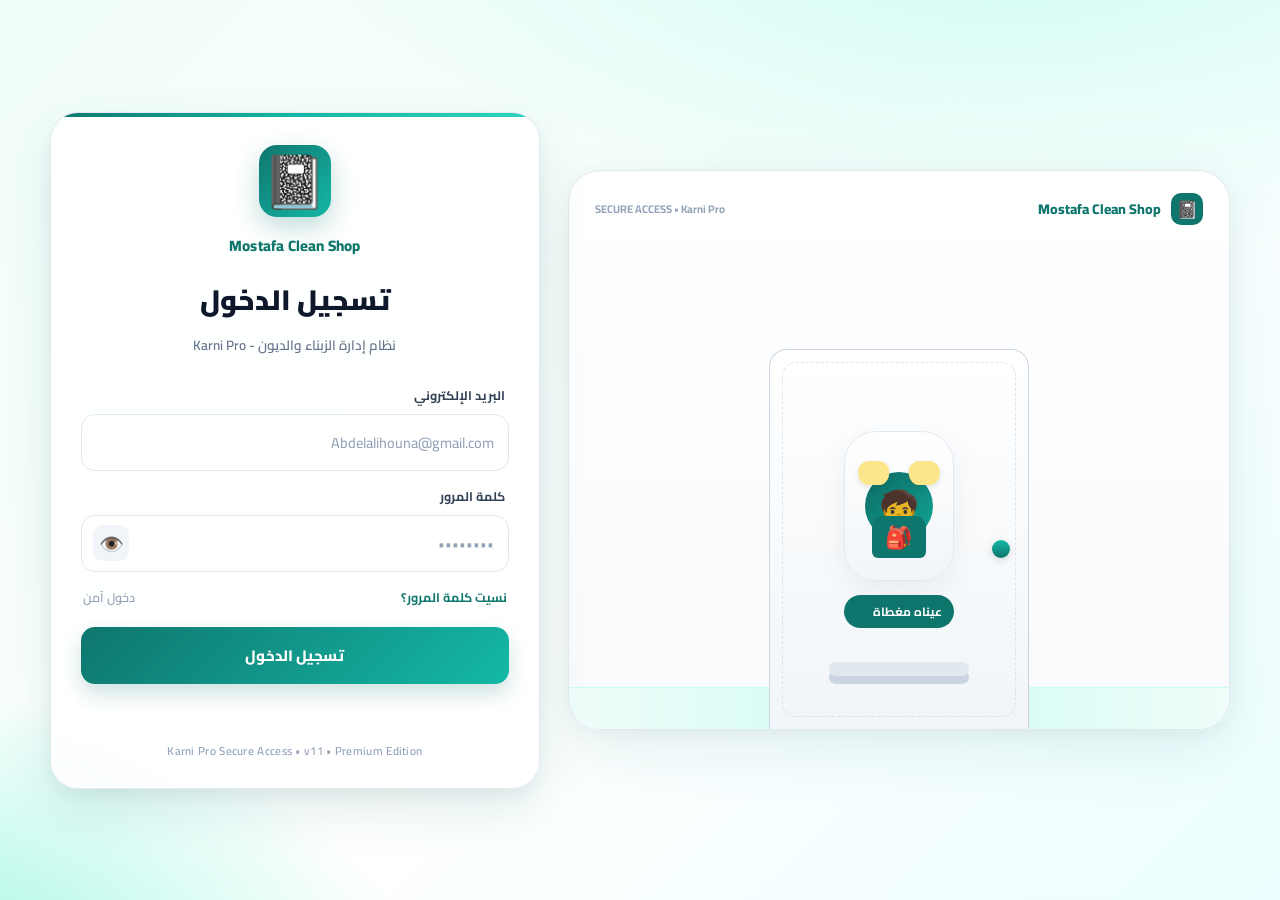
<file: login.html>
<!DOCTYPE html>
<html lang="ar" dir="rtl">
<head>
<meta charset="UTF-8">
<meta name="viewport" content="width=device-width, initial-scale=1.0">
<title>Karni Pro Login - Mostafa Clean Shop</title>
<link href="https://fonts.googleapis.com/css2?family=Cairo:wght@400;600;700;800;900&display=swap" rel="stylesheet">
<style>
/* سيتم نقل هذا لاحقاً إلى login.css في المرحلة القادمة - حالياً فقط للتجربة */
*{margin:0;padding:0;box-sizing:border-box;font-family:'Cairo',sans-serif}
:root{
  --green-900:#0f766e;
  --green-700:#0d5d56;
  --green-500:#14b8a6;
  --green-100:#ccfbf1;
  --white:#ffffff;
  --neutral-100:#f8fafc;
  --neutral-200:#e2e8f0;
  --neutral-800:#1e293b;
}
body{
  min-height:100vh;
  background: radial-gradient(1200px 600px at 80% -10%, #ccfbf1 0%, transparent 60%),
              radial-gradient(900px 500px at -10% 110%, #99f6e0 0%, transparent 60%),
              linear-gradient(135deg,#f0fdfa 0%, #ffffff 55%, #ecfeff 100%);
  overflow-x:hidden;
  display:flex;
  justify-content:center;
  align-items:center;
  padding:24px;
}
.login-page{
  width:100%;
  max-width:1180px;
  display:grid;
  grid-template-columns: 1.15fr 0.85fr;
  gap:28px;
  align-items:center;
}
@media(max-width:980px){
  .login-page{grid-template-columns:1fr; max-width:480px;}
}

/* ============ SCENE ============ */
.login-scene{
  position:relative;
  min-height:560px;
  background: linear-gradient(180deg, #ffffff 0%, #f8fafc 100%);
  border-radius:32px;
  border:1px solid #e2e8f0;
  box-shadow: 0 20px 60px rgba(15,118,110,.10), 0 4px 20px rgba(0,0,0,.04);
  overflow:hidden;
  display:flex;
  flex-direction:column;
}
.scene-header{
  padding:22px 26px 0;
  display:flex;
  justify-content:space-between;
  align-items:center;
}
.brand-mini{
  display:flex; align-items:center; gap:10px;
  font-weight:800; color:var(--green-900); font-size:14px;
}
.brand-mini span{
  width:32px; height:32px; display:grid; place-items:center;
  background:var(--green-900); color:white; border-radius:10px; font-size:18px;
}
.scene-content{
  flex:1;
  position:relative;
  display:flex;
  align-items:flex-end;
  justify-content:center;
  padding:20px 20px 0;
}
/* الباب */
.door-wrapper{
  position:relative;
  width:260px;
  height:380px;
  z-index:1;
}
.door{
  position:absolute;
  inset:0;
  border-radius:18px 18px 0 0;
  background: linear-gradient(180deg, #ffffff 0%, #f1f5f9 100%);
  border:1px solid #cbd5e1;
  border-bottom:none;
  overflow:hidden;
  transition: transform 0.8s cubic-bezier(.77,0,.175,1);
  transform-origin: left center;
}
.door.door-closed{ transform: perspective(1200px) rotateY(0deg); }
.door.door-open{ transform: perspective(1200px) rotateY(-78deg); }
.door::before{
  content:""; position:absolute; inset:12px;
  border:1px dashed #cbd5e1; border-radius:14px; opacity:.6;
}
.door-handle{
  position:absolute; right:18px; top:50%; width:18px; height:18px;
  background: linear-gradient(180deg,#14b8a6,#0f766e);
  border-radius:50%; box-shadow:0 2px 8px rgba(0,0,0,.15);
}
.door-light{
  position:absolute; inset:0;
  background: radial-gradient(400px 300px at 50% 50%, rgba(20,184,166,.25), transparent 70%);
  opacity:0; transition:.6s;
}
.door.door-open .door-light{opacity:1;}
/* الطفل - Placeholder احترافي */
.child-scene{
  position:absolute;
  bottom:18px;
  left:50%;
  transform:translateX(-50%);
  z-index:3;
  width:220px;
  height:280px;
  display:flex;
  flex-direction:column;
  align-items:center;
  pointer-events:none;
}
.chair{
  position:absolute; bottom:35px; width:140px; height:14px;
  background:#e2e8f0; border-radius:8px; box-shadow:0 8px 0 #cbd5e1;
}
.child{
  position:relative;
  width:110px; height:150px;
  transition: all .45s ease;
}
.child-placeholder{
  width:100%; height:100%;
  background: linear-gradient(180deg, #ffffff, #f1f5f9);
  border:1px solid #e2e8f0;
  border-radius:32px;
  display:grid; place-items:center;
  box-shadow:0 10px 30px rgba(0,0,0,.06);
  position:relative;
}
.child-avatar{
  width:68px; height:68px; border-radius:50%;
  background: linear-gradient(135deg, #0f766e, #14b8a6);
  display:grid; place-items:center; color:white; font-size:32px;
}
.child-backpack{
  position:absolute; bottom:22px; left:50%; transform:translateX(-50%);
  width:54px; height:42px; background:#0f766e; border-radius:10px 10px 6px 6px;
}
.child-backpack::before{content:"🎒"; position:absolute; inset:0; display:grid; place-items:center; font-size:22px;}
.child-hands{
  position:absolute; top:38px; left:50%; transform:translateX(-50%);
  display:flex; gap:18px; transition:.35s;
}
.hand{ width:28px; height:22px; background:#fde68a; border-radius:10px; box-shadow:0 2px 6px rgba(0,0,0,.1);}
/* حالات العينين */
.child.child-eyes-covered .child-hands{ transform:translateX(-50%) translateY(-8px) scale(1.1); opacity:1; }
.child.child-eyes-covered .child-avatar{ filter: brightness(0.9); }
.child.child-eyes-open .child-hands{ transform:translateX(-50%) translateY(18px) scale(0.8); opacity:0; }

.child-status{
  margin-top:14px; font-size:12px; font-weight:700;
  background:#0f766e; color:white; padding:5px 12px; border-radius:999px;
}
.floor{
  position:absolute; bottom:0; left:0; right:0; height:42px;
  background: linear-gradient(90deg, #f0fdfa, #ccfbf1, #f0fdfa);
  border-top:1px solid #ccfbf1;
}

/* ============ LOGIN CARD ============ */
.card{
  background: rgba(255,255,255,.85);
  backdrop-filter: blur(18px);
  padding:32px 30px 26px;
  border-radius:28px;
  border:1px solid rgba(226,232,240,.9);
  box-shadow: 0 20px 50px rgba(15,118,110,.12), 0 8px 20px rgba(0,0,0,.05);
  position:relative;
  overflow:hidden;
}
.card::before{
  content:""; position:absolute; top:0; right:0; left:0; height:4px;
  background: linear-gradient(90deg, #0f766e, #14b8a6, #2dd4bf);
}
.logo-wrap{ text-align:center; margin-bottom:6px; }
.logo{
  font-size:52px; line-height:1;
  width:72px; height:72px; margin:0 auto 14px;
  display:grid; place-items:center;
  background: linear-gradient(135deg,#0f766e,#14b8a6);
  color:white; border-radius:18px;
  box-shadow:0 10px 24px rgba(15,118,110,.25);
}
.brand-name{ font-size:15px; font-weight:800; color:var(--green-900); letter-spacing:.2px; }
.title{ text-align:center; color:#0f172a; font-size:28px; font-weight:900; margin-top:14px; }
.subtitle{ text-align:center; color:#64748b; margin-top:6px; margin-bottom:26px; font-size:13.5px; font-weight:600; }
.input-group{ margin-bottom:14px; }
.input-label{ font-size:12.5px; font-weight:700; color:#334155; margin:0 4px 7px; display:block; }
.input{
  width:100%; padding:14px 14px;
  border:1.5px solid #e2e8f0; outline:none; border-radius:14px;
  background:#ffffff; color:#0f172a; font-size:14.5px; font-weight:600;
  transition:.25s;
}
.input:focus{ border-color:#14b8a6; box-shadow:0 0 0 4px rgba(20,184,166,.15); }
.input::placeholder{ color:#94a3b8; font-weight:500; }
.password-box{ position:relative; }
.eye{
  position:absolute; left:12px; top:50%; transform:translateY(-50%);
  cursor:pointer; font-size:20px; width:36px; height:36px;
  display:grid; place-items:center; border-radius:10px;
  background:#f1f5f9; user-select:none; transition:.2s;
}
.eye:hover{ background:#e2e8f0; }
.actions-row{
  display:flex; justify-content:space-between; align-items:center;
  margin:10px 2px 18px; font-size:12.5px;
}
.forgot-link{ color:#0f766e; font-weight:700; text-decoration:none; }
.forgot-link:hover{ text-decoration:underline; }
.login-btn{
  width:100%; padding:14px; border:none; border-radius:14px;
  background: linear-gradient(135deg,#0f766e,#14b8a6);
  color:white; font-size:15px; font-weight:800; cursor:pointer;
  transition:.25s; box-shadow:0 10px 20px rgba(15,118,110,.2);
}
.login-btn:hover{ transform:translateY(-1px); box-shadow:0 14px 26px rgba(15,118,110,.28); }
#error{
  margin-top:14px; text-align:center; font-weight:700; min-height:24px;
  font-size:13px; border-radius:10px; padding:0;
}
#error.login-error{ color:#b91c1c; background:#fef2f2; border:1px solid #fecaca; padding:10px; }
#error.login-success{ color:#065f46; background:#ecfdf5; border:1px solid #a7f3d0; padding:10px; }
.version{ text-align:center; margin-top:18px; color:#94a3b8; font-size:11.5px; font-weight:600; letter-spacing:.3px; }
</style>
</head>
<body>

<div class="login-page">

  <!-- ============ المشهد التفاعلي ============ -->
  <div class="login-scene" id="loginScene">
    <div class="scene-header">
      <div class="brand-mini"><span>📓</span> Mostafa Clean Shop</div>
      <div style="font-size:11px; color:#94a3b8; font-weight:700;">SECURE ACCESS • Karni Pro</div>
    </div>

    <div class="scene-content">
      <!-- الباب -->
      <div class="door-wrapper">
        <div class="door door-closed" id="door">
          <div class="door-light"></div>
          <div class="door-handle"></div>
        </div>
      </div>

      <!-- الطفل -->
      <div class="child-scene" id="childScene">
        <div class="chair"></div>
        <div class="child child-eyes-covered" id="child">
          <div class="child-placeholder">
            <div class="child-avatar">🧒</div>
            <div class="child-hands" id="childHands">
              <div class="hand"></div>
              <div class="hand"></div>
            </div>
            <div class="child-backpack"></div>
          </div>
          <!-- حالة الطفل - للـ JS مستقبلاً -->
          <div class="child-status" id="childStatus">عيناه مغطاة</div>
        </div>
      </div>

      <div class="floor"></div>
    </div>
  </div>

  <!-- ============ بطاقة تسجيل الدخول ============ -->
  <div class="card" id="loginCard">
    <div class="logo-wrap">
      <div class="logo">📓</div>
      <div class="brand-name">Mostafa Clean Shop</div>
    </div>

    <div class="title">تسجيل الدخول</div>
    <div class="subtitle">نظام إدارة الزبناء والديون - Karni Pro</div>

    <div class="input-group">
      <label class="input-label" for="email">البريد الإلكتروني</label>
      <input type="email" id="email" class="input" placeholder="Abdelalihouna@gmail.com">
    </div>

    <div class="input-group">
      <label class="input-label" for="password">كلمة المرور</label>
      <div class="password-box">
        <input type="password" id="password" class="input" placeholder="••••••••">
        <span class="eye" id="toggleEye" onclick="togglePassword()">👁️</span>
      </div>
    </div>

    <div class="actions-row">
      <a href="#" class="forgot-link" id="forgotPassword">نسيت كلمة المرور؟</a>
      <span style="color:#94a3b8; font-weight:600;">دخول آمن</span>
    </div>

    <button class="login-btn" id="loginBtn" onclick="login()">تسجيل الدخول</button>

    <div id="error"></div>

    <div class="version">Karni Pro Secure Access • v11 • Premium Edition</div>
  </div>

</div>

<script>
// الحفاظ على المنطق الحالي 100% - لا تغيير
if(localStorage.getItem("loggedIn")==="true"){
  window.location.href="index.html";
}

function togglePassword(){
  const pass = document.getElementById("password");
  pass.type = pass.type==="password" ? "text" : "password";
}

function login(){
  const email = document.getElementById("email").value.trim();
  const password = document.getElementById("password").value;

  if(email==="Abdelalihouna@gmail.com" && password==="Houna@20272028"){
    localStorage.setItem("loggedIn","true");
    localStorage.setItem("appVersion","11");
    // لاحقاً سيتم هنا: door-open + child يدخل
    const door = document.getElementById("door");
    if(door){ door.classList.remove("door-closed"); door.classList.add("door-open"); }
    window.location.href="index.html";
  }else{
    const err = document.getElementById("error");
    err.textContent = "❌ البريد الإلكتروني أو كلمة المرور غير صحيحة";
    err.className = "login-error";
    // لاحقاً سيبقى الباب مغلق: door-closed
  }
}
</script>

</body>
</html>
</file>
